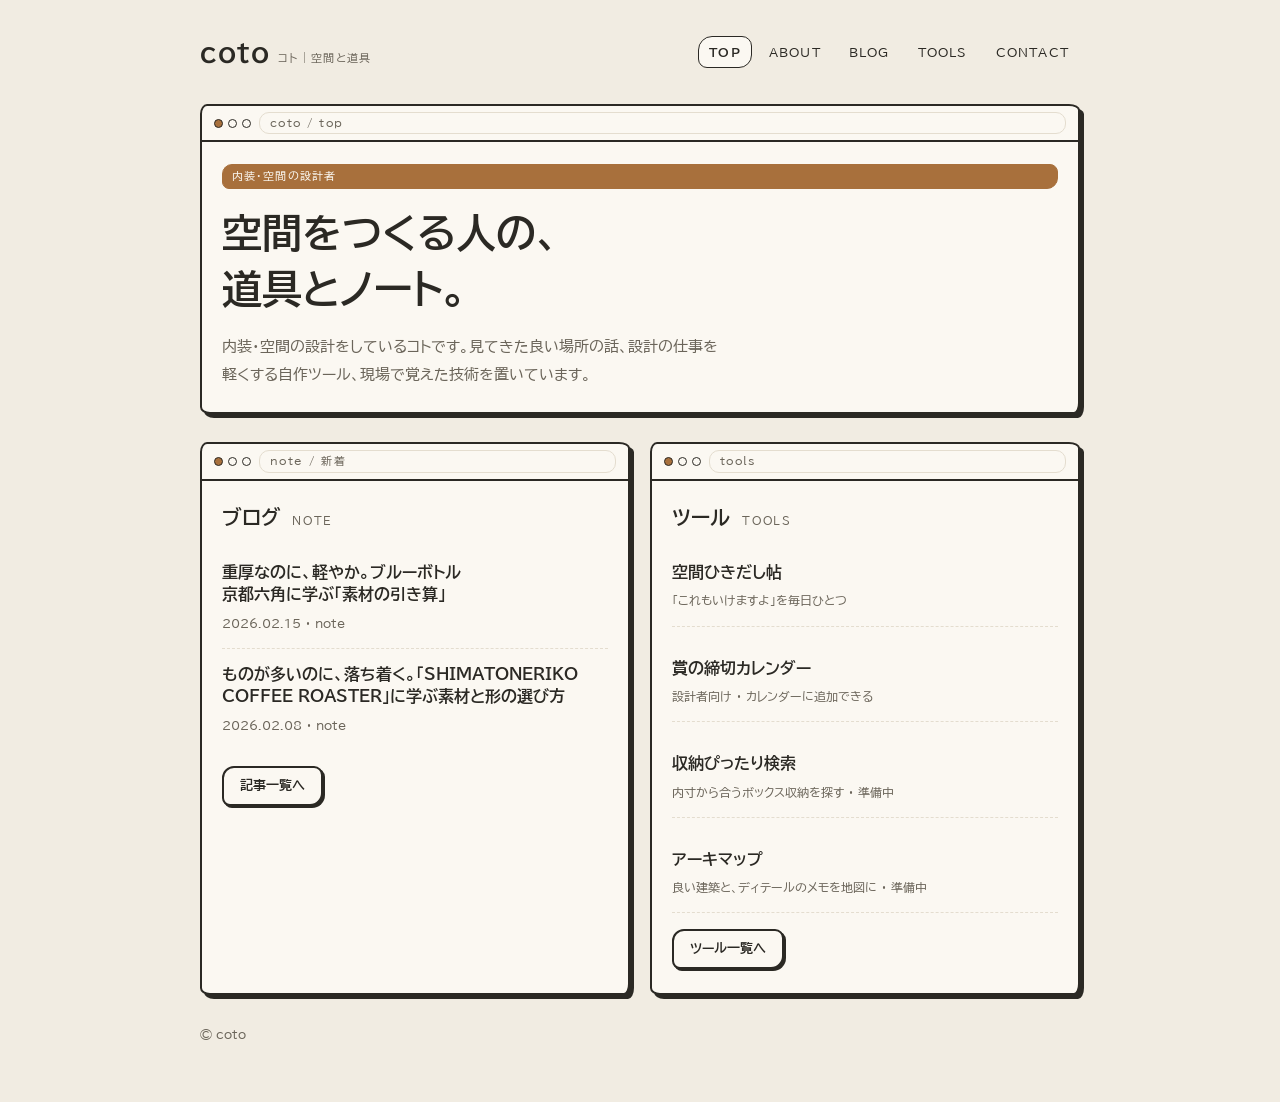
<file: index.html>
<!doctype html>
<html lang="ja">
<head>
<meta charset="utf-8">
<meta name="viewport" content="width=device-width, initial-scale=1, viewport-fit=cover">
<title>coto｜空間と道具</title>
<meta name="description" content="内装・空間設計者コトの、ブログと設計者向けツール。">
<meta property="og:title" content="coto｜空間と道具">
<meta property="og:description" content="内装・空間設計者コトの、ブログと設計者向けツール。">
<meta property="og:type" content="website">
<link rel="preconnect" href="https://fonts.googleapis.com">
<link rel="stylesheet" href="https://fonts.googleapis.com/css2?family=BIZ+UDPGothic:wght@400;700&display=swap">
<link rel="stylesheet" href="assets/style.css">
</head>
<body>
<div class="wrap">
  <header class="head">
    <a class="logo" href="index.html">coto<small>コト｜空間と道具</small></a>
    <nav>
      <a href="index.html" aria-current="page">TOP</a>
      <a href="about.html">ABOUT</a>
      <a href="blog.html">BLOG</a>
      <a href="tools.html">TOOLS</a>
      <a href="contact.html">CONTACT</a>
    </nav>
  </header>
<main class="page">
  <section class="win hero">
    <div class="bar"><span class="dots"><i></i><i></i><i></i></span><span class="url">coto / top</span></div>
    <div class="body">
      <span class="tag oak">内装・空間の設計者</span>
      <h1>空間をつくる人の、<br>道具とノート。</h1>
      <p class="lead">内装・空間の設計をしているコトです。見てきた良い場所の話、設計の仕事を軽くする自作ツール、現場で覚えた技術を置いています。</p>
    </div>
  </section>
  <div class="grid">
  <section class="win ">
    <div class="bar"><span class="dots"><i></i><i></i><i></i></span><span class="url">note / 新着</span></div>
    <div class="body">
      <div class="sec-title"><h2>ブログ</h2><span>NOTE</span></div>
      <div class="posts" data-limit="3"></div>
      <a class="btn" href="blog.html">記事一覧へ</a>
    </div>
  </section>
  <section class="win ">
    <div class="bar"><span class="dots"><i></i><i></i><i></i></span><span class="url">tools</span></div>
    <div class="body">
      <div class="sec-title"><h2>ツール</h2><span>TOOLS</span></div>
      <a class="post" href="hikidashi.html"><h3>空間ひきだし帖</h3><span class="meta">「これもいけますよ」を毎日ひとつ</span></a>
      <a class="post" href="awards.html"><h3>賞の締切カレンダー</h3><span class="meta">設計者向け ・ カレンダーに追加できる</span></a>
      <div class="post"><h3>収納ぴったり検索</h3><span class="meta">内寸から合うボックス収納を探す ・ 準備中</span></div>
      <div class="post"><h3>アーキマップ</h3><span class="meta">良い建築と、ディテールのメモを地図に ・ 準備中</span></div>
      <a class="btn" href="tools.html">ツール一覧へ</a>
    </div>
  </section>
  </div>
</main>
  <footer><span>© coto</span></footer>
</div>
<script src="assets/main.js"></script>
</body>
</html>
</file>
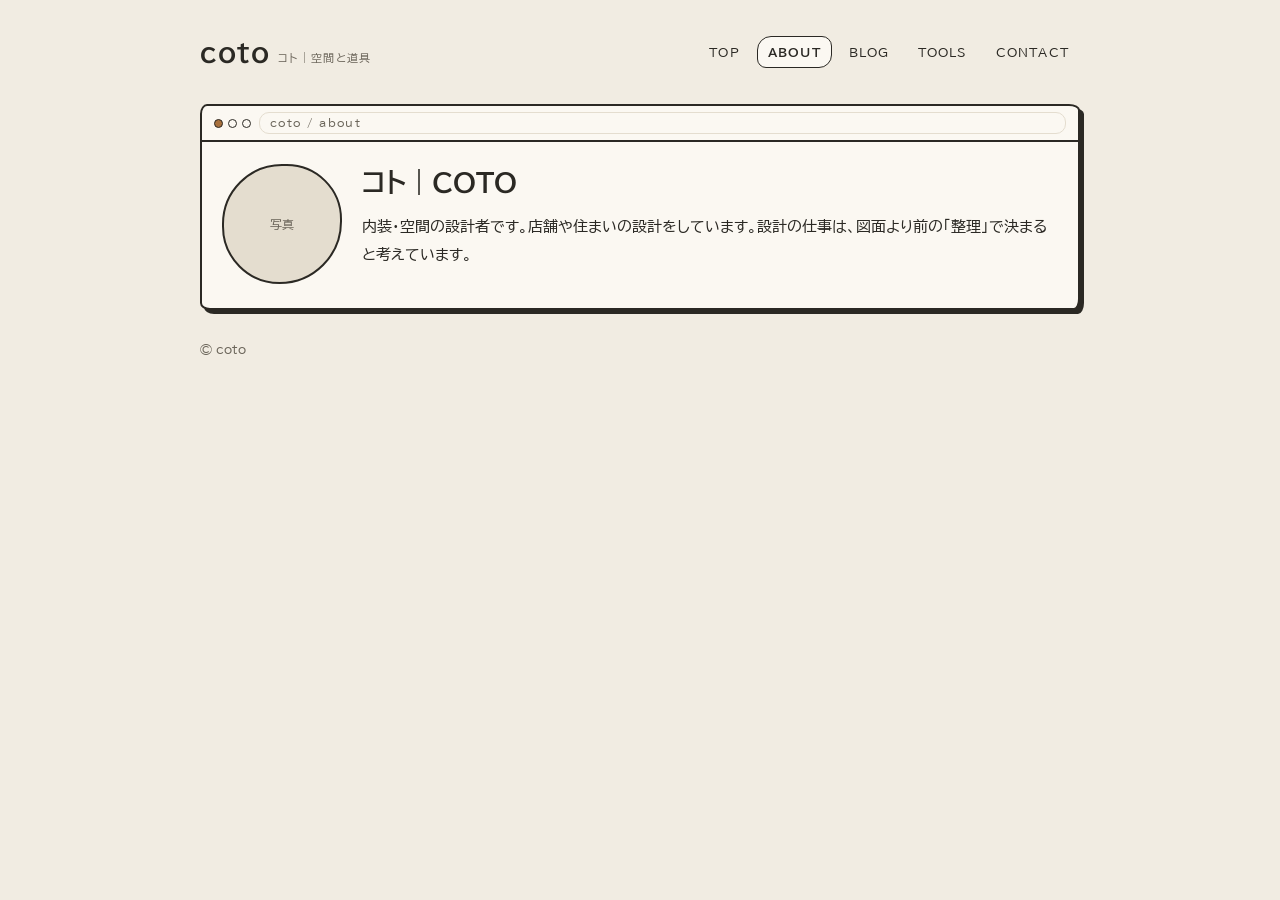
<file: about.html>
<!doctype html>
<html lang="ja">
<head>
<meta charset="utf-8">
<meta name="viewport" content="width=device-width, initial-scale=1, viewport-fit=cover">
<title>ABOUT｜coto</title>
<meta name="description" content="内装・空間設計者コトの、ブログと設計者向けツール。">
<meta property="og:title" content="ABOUT｜coto">
<meta property="og:description" content="内装・空間設計者コトの、ブログと設計者向けツール。">
<meta property="og:type" content="website">
<link rel="preconnect" href="https://fonts.googleapis.com">
<link rel="stylesheet" href="https://fonts.googleapis.com/css2?family=BIZ+UDPGothic:wght@400;700&display=swap">
<link rel="stylesheet" href="assets/style.css">
</head>
<body>
<div class="wrap">
  <header class="head">
    <a class="logo" href="index.html">coto<small>コト｜空間と道具</small></a>
    <nav>
      <a href="index.html">TOP</a>
      <a href="about.html" aria-current="page">ABOUT</a>
      <a href="blog.html">BLOG</a>
      <a href="tools.html">TOOLS</a>
      <a href="contact.html">CONTACT</a>
    </nav>
  </header>
<main class="page">
  <section class="win ">
    <div class="bar"><span class="dots"><i></i><i></i><i></i></span><span class="url">coto / about</span></div>
    <div class="body">
      <div class="profile">
        <div class="avatar">写真</div>
        <div style="display:flex;flex-direction:column;gap:12px;min-width:0">
          <h1 style="font-size:26px">コト｜COTO</h1>
          <p>内装・空間の設計者です。店舗や住まいの設計をしています。設計の仕事は、図面より前の「整理」で決まると考えています。</p>
        </div>
      </div>
    </div>
  </section>
</main>
  <footer><span>© coto</span></footer>
</div>
<script src="assets/main.js"></script>
</body>
</html>
</file>
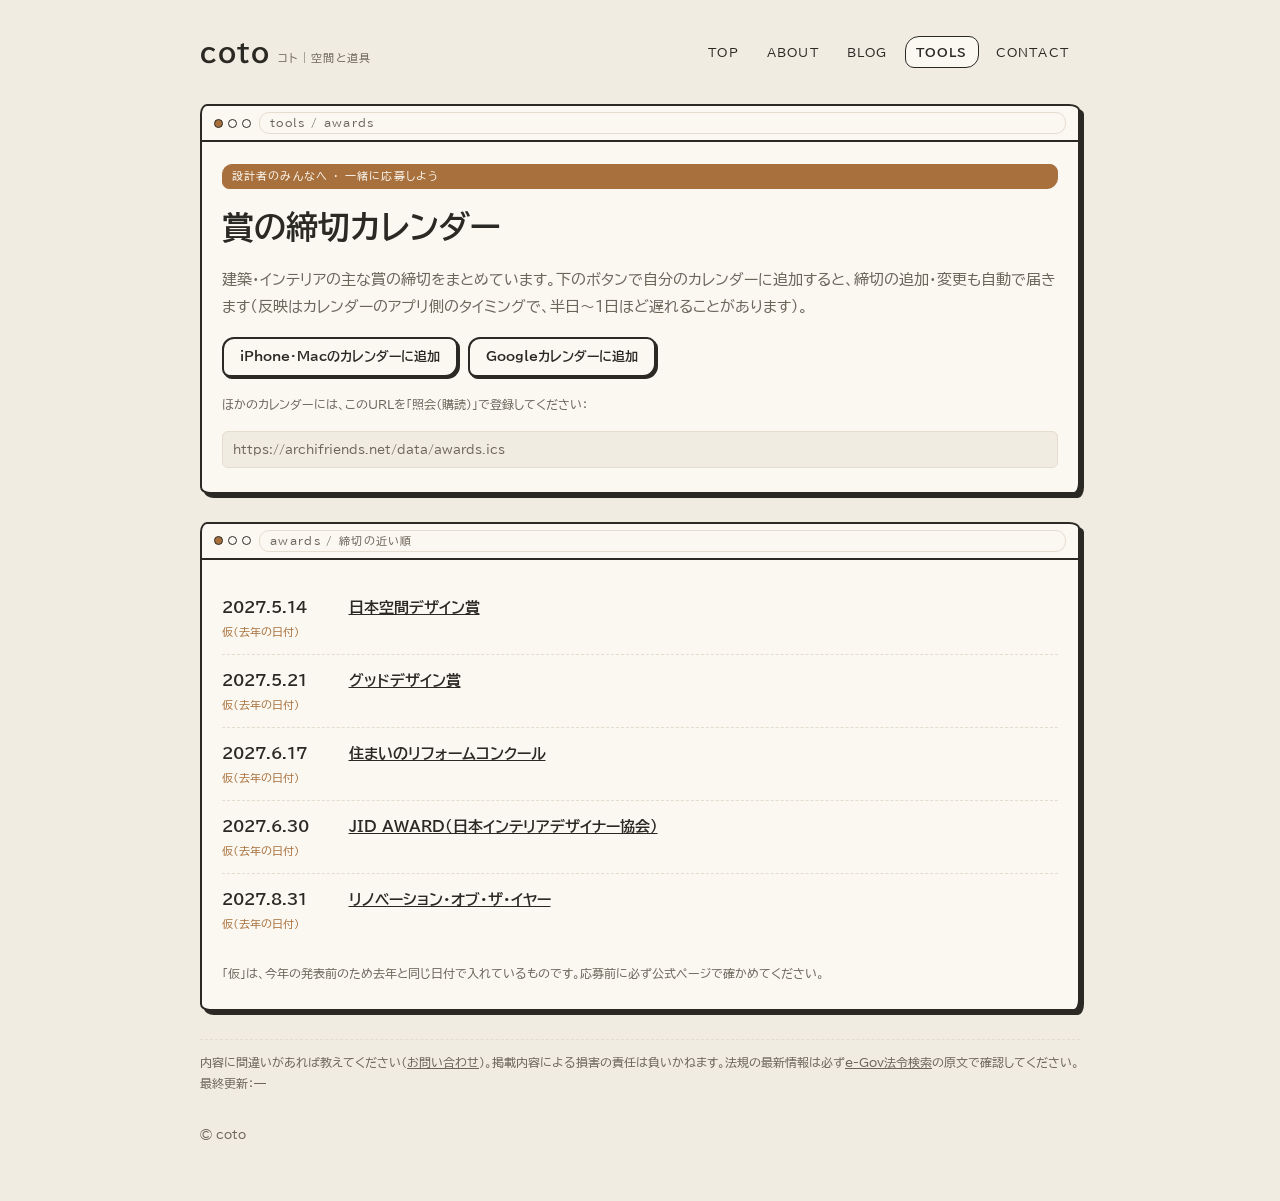
<file: awards.html>
<!doctype html>
<html lang="ja">
<head>
<meta charset="utf-8">
<meta name="viewport" content="width=device-width, initial-scale=1, viewport-fit=cover">
<title>賞の締切カレンダー｜coto</title>
<meta name="description" content="設計者向けの賞の締切をまとめたカレンダー。自分のカレンダーに追加すると、締切の追加・変更も自動で届きます。">
<meta property="og:title" content="賞の締切カレンダー｜coto">
<meta property="og:description" content="設計者向けの賞の締切をまとめたカレンダー。自分のカレンダーに追加すると、締切の追加・変更も自動で届きます。">
<meta property="og:type" content="website">
<link rel="preconnect" href="https://fonts.googleapis.com">
<link rel="stylesheet" href="https://fonts.googleapis.com/css2?family=BIZ+UDPGothic:wght@400;700&display=swap">
<link rel="stylesheet" href="assets/style.css">
</head>
<body>
<div class="wrap">
  <header class="head">
    <a class="logo" href="index.html">coto<small>コト｜空間と道具</small></a>
    <nav>
      <a href="index.html">TOP</a>
      <a href="about.html">ABOUT</a>
      <a href="blog.html">BLOG</a>
      <a href="tools.html" aria-current="page">TOOLS</a>
      <a href="contact.html">CONTACT</a>
    </nav>
  </header>
<main class="page">
  <section class="win">
    <div class="bar"><span class="dots"><i></i><i></i><i></i></span><span class="url">tools / awards</span></div>
    <div class="body">
      <span class="tag oak">設計者のみんなへ ・ 一緒に応募しよう</span>
      <h1 style="font-size:clamp(24px,5.5vw,32px)">賞の締切カレンダー</h1>
      <p style="color:var(--sub)">建築・インテリアの主な賞の締切をまとめています。下のボタンで自分のカレンダーに追加すると、締切の追加・変更も自動で届きます（反映はカレンダーのアプリ側のタイミングで、半日〜1日ほど遅れることがあります）。</p>
      <div class="hk-sub"><a class="btn" data-ics="apple" href="#">iPhone・Macのカレンダーに追加</a><a class="btn" data-ics="google" href="#" target="_blank" rel="noopener">Googleカレンダーに追加</a></div>
      <p class="meta">ほかのカレンダーには、このURLを「照会（購読）」で登録してください：</p>
      <span class="hk-url">https://archifriends.net/data/awards.ics</span>
    </div>
  </section>
  <section class="win">
    <div class="bar"><span class="dots"><i></i><i></i><i></i></span><span class="url">awards / 締切の近い順</span></div>
    <div class="body">
      <div id="hk-awards"><p class="hk-empty">読み込み中…</p></div>
      <p class="meta">「仮」は、今年の発表前のため去年と同じ日付で入れているものです。応募前に必ず公式ページで確かめてください。</p>
    </div>
  </section>
  <p class="hk-notes"></p>
</main>
  <footer><span>© coto</span></footer>
</div>
<script src="assets/main.js"></script>
<script src="assets/hikidashi.js"></script>
</body>
</html>
</file>
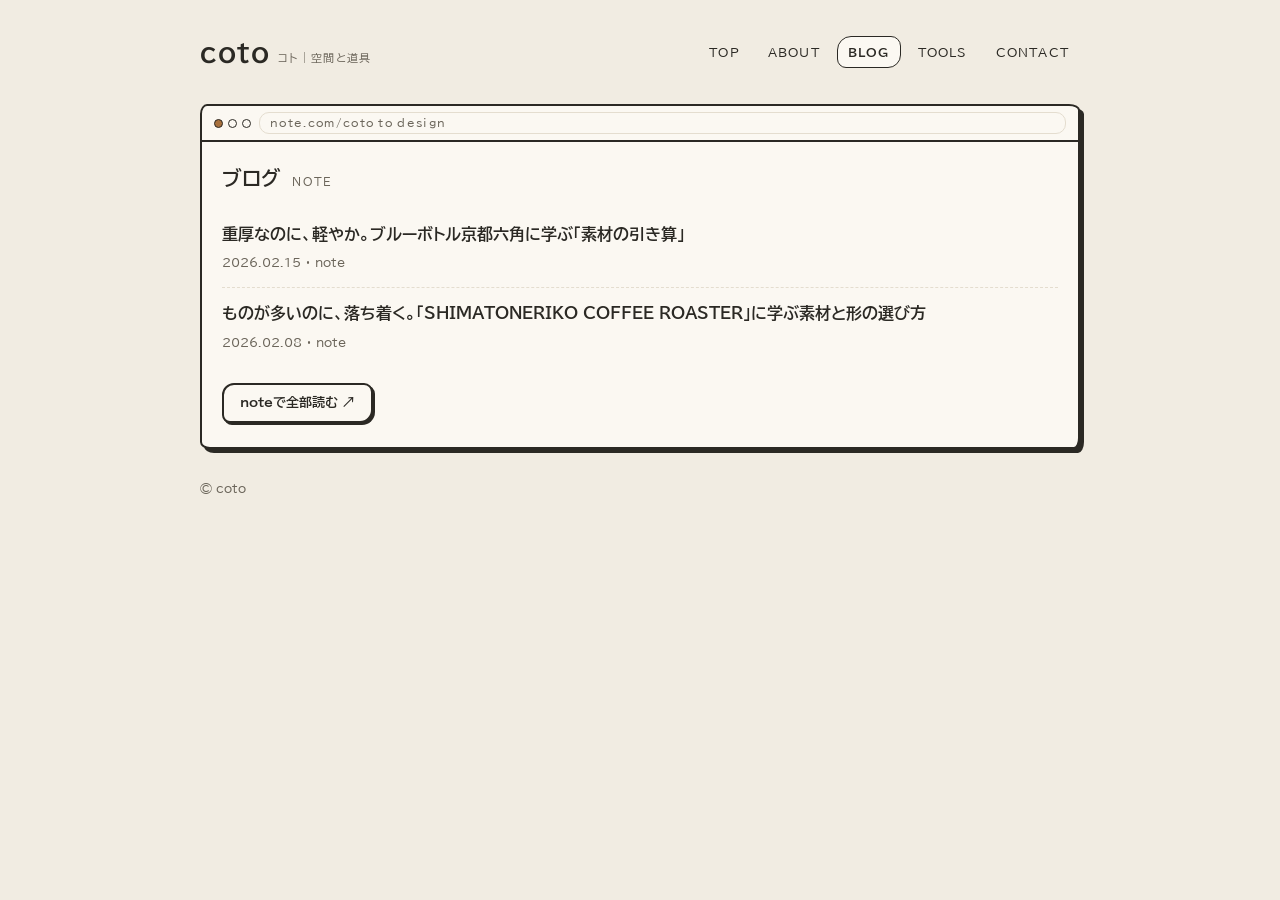
<file: blog.html>
<!doctype html>
<html lang="ja">
<head>
<meta charset="utf-8">
<meta name="viewport" content="width=device-width, initial-scale=1, viewport-fit=cover">
<title>BLOG｜coto</title>
<meta name="description" content="内装・空間設計者コトの、ブログと設計者向けツール。">
<meta property="og:title" content="BLOG｜coto">
<meta property="og:description" content="内装・空間設計者コトの、ブログと設計者向けツール。">
<meta property="og:type" content="website">
<link rel="preconnect" href="https://fonts.googleapis.com">
<link rel="stylesheet" href="https://fonts.googleapis.com/css2?family=BIZ+UDPGothic:wght@400;700&display=swap">
<link rel="stylesheet" href="assets/style.css">
</head>
<body>
<div class="wrap">
  <header class="head">
    <a class="logo" href="index.html">coto<small>コト｜空間と道具</small></a>
    <nav>
      <a href="index.html">TOP</a>
      <a href="about.html">ABOUT</a>
      <a href="blog.html" aria-current="page">BLOG</a>
      <a href="tools.html">TOOLS</a>
      <a href="contact.html">CONTACT</a>
    </nav>
  </header>
<main class="page">
  <section class="win ">
    <div class="bar"><span class="dots"><i></i><i></i><i></i></span><span class="url">note.com/coto_to_design</span></div>
    <div class="body">
      <div class="sec-title"><h2>ブログ</h2><span>NOTE</span></div>
      <div class="posts" data-limit="20"></div>
      <a class="btn" href="https://note.com/coto_to_design" target="_blank" rel="noopener">noteで全部読む ↗</a>
    </div>
  </section>
</main>
  <footer><span>© coto</span></footer>
</div>
<script src="assets/main.js"></script>
</body>
</html>
</file>
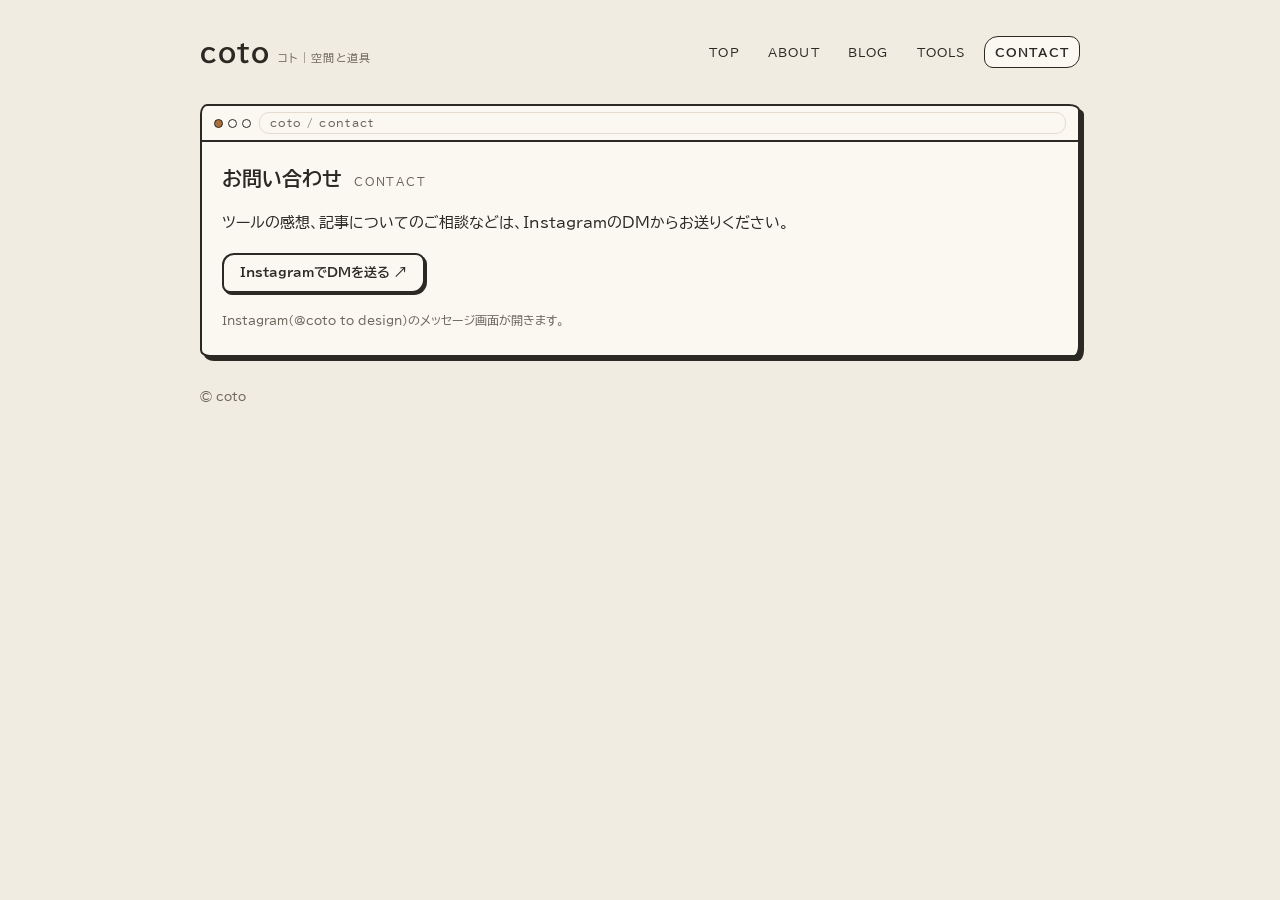
<file: contact.html>
<!doctype html>
<html lang="ja">
<head>
<meta charset="utf-8">
<meta name="viewport" content="width=device-width, initial-scale=1, viewport-fit=cover">
<title>CONTACT｜coto</title>
<meta name="description" content="内装・空間設計者コトの、ブログと設計者向けツール。">
<meta property="og:title" content="CONTACT｜coto">
<meta property="og:description" content="内装・空間設計者コトの、ブログと設計者向けツール。">
<meta property="og:type" content="website">
<link rel="preconnect" href="https://fonts.googleapis.com">
<link rel="stylesheet" href="https://fonts.googleapis.com/css2?family=BIZ+UDPGothic:wght@400;700&display=swap">
<link rel="stylesheet" href="assets/style.css">
</head>
<body>
<div class="wrap">
  <header class="head">
    <a class="logo" href="index.html">coto<small>コト｜空間と道具</small></a>
    <nav>
      <a href="index.html">TOP</a>
      <a href="about.html">ABOUT</a>
      <a href="blog.html">BLOG</a>
      <a href="tools.html">TOOLS</a>
      <a href="contact.html" aria-current="page">CONTACT</a>
    </nav>
  </header>
<main class="page">
  <section class="win ">
    <div class="bar"><span class="dots"><i></i><i></i><i></i></span><span class="url">coto / contact</span></div>
    <div class="body">
      <div class="sec-title"><h2>お問い合わせ</h2><span>CONTACT</span></div>
      <p>ツールの感想、記事についてのご相談などは、InstagramのDMからお送りください。</p>
      <a class="btn" href="https://ig.me/m/coto_to_design" target="_blank" rel="noopener">InstagramでDMを送る ↗</a>
      <p class="meta">Instagram（@coto_to_design）のメッセージ画面が開きます。</p>
    </div>
  </section>
</main>
  <footer><span>© coto</span></footer>
</div>
<script src="assets/main.js"></script>
</body>
</html>
</file>
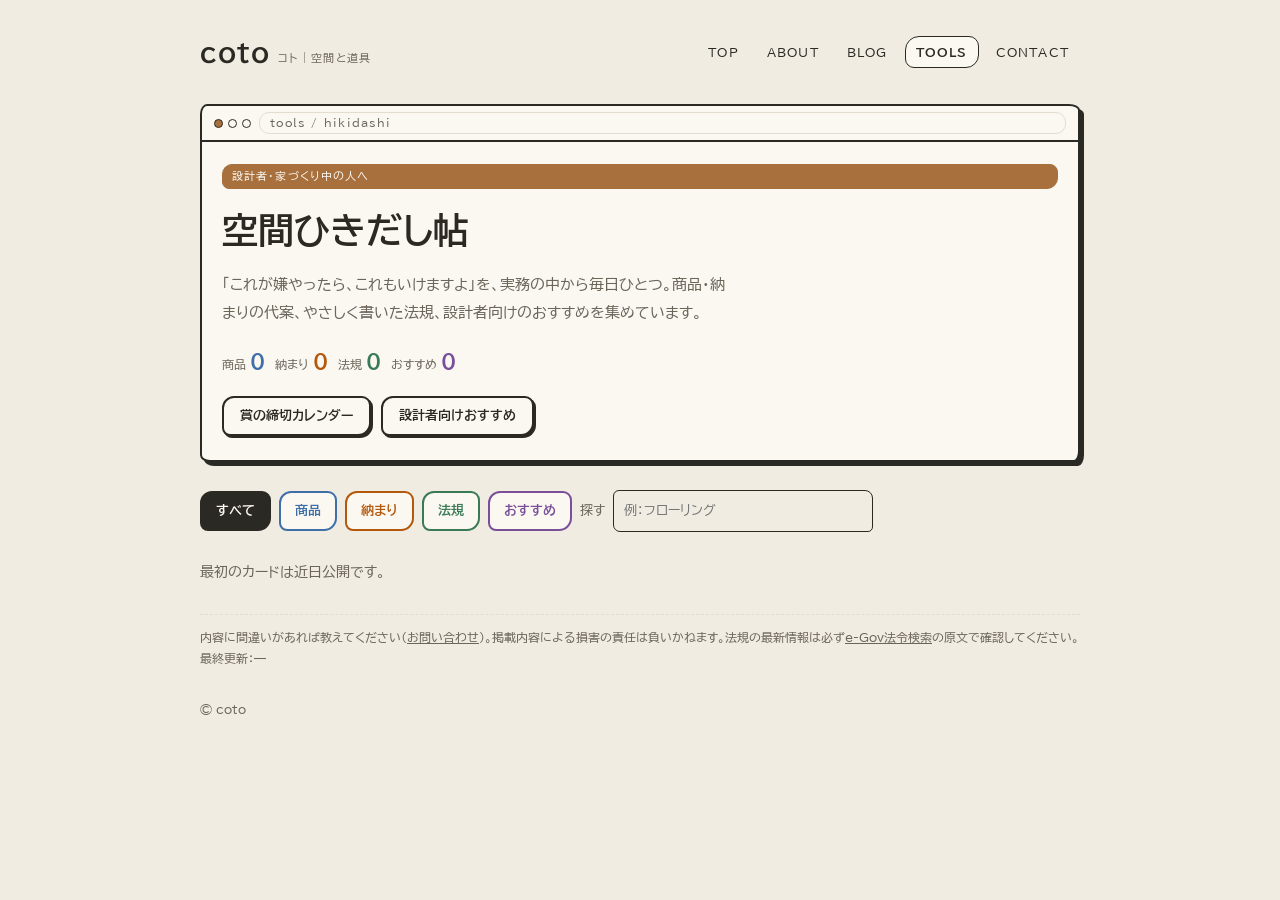
<file: hikidashi.html>
<!doctype html>
<html lang="ja">
<head>
<meta charset="utf-8">
<meta name="viewport" content="width=device-width, initial-scale=1, viewport-fit=cover">
<title>空間ひきだし帖｜coto</title>
<meta name="description" content="「これが嫌やったら、これもいけますよ」を実務の中から毎日ひとつ。商品・納まりの代案、やさしい法規、設計者向けのおすすめ。">
<meta property="og:title" content="空間ひきだし帖｜coto">
<meta property="og:description" content="「これが嫌やったら、これもいけますよ」を実務の中から毎日ひとつ。商品・納まりの代案、やさしい法規、設計者向けのおすすめ。">
<meta property="og:type" content="website">
<link rel="preconnect" href="https://fonts.googleapis.com">
<link rel="stylesheet" href="https://fonts.googleapis.com/css2?family=BIZ+UDPGothic:wght@400;700&display=swap">
<link rel="stylesheet" href="assets/style.css">
</head>
<body>
<div class="wrap">
  <header class="head">
    <a class="logo" href="index.html">coto<small>コト｜空間と道具</small></a>
    <nav>
      <a href="index.html">TOP</a>
      <a href="about.html">ABOUT</a>
      <a href="blog.html">BLOG</a>
      <a href="tools.html" aria-current="page">TOOLS</a>
      <a href="contact.html">CONTACT</a>
    </nav>
  </header>
<main class="page">
  <section class="win">
    <div class="bar"><span class="dots"><i></i><i></i><i></i></span><span class="url">tools / hikidashi</span></div>
    <div class="body">
      <span class="tag oak">設計者・家づくり中の人へ</span>
      <h1 style="font-size:clamp(26px,6vw,36px)">空間ひきだし帖</h1>
      <p class="lead" style="color:var(--sub);max-width:34em">「これが嫌やったら、これもいけますよ」を、実務の中から毎日ひとつ。商品・納まりの代案、やさしく書いた法規、設計者向けのおすすめを集めています。</p>
      <div class="hk-count" id="hk-count"></div>
      <div class="hk-sub"><a class="btn" href="awards.html">賞の締切カレンダー</a><a class="btn" href="recommend.html">設計者向けおすすめ</a></div>
    </div>
  </section>
  <div class="hk-tools" id="hk-filter"></div>
  <div class="hk-grid" id="hk-cards"><p class="hk-empty">読み込み中…</p></div>
  <p class="hk-notes"></p>
</main>
  <footer><span>© coto</span></footer>
</div>
<script src="assets/main.js"></script>
<script src="assets/hikidashi.js"></script>
</body>
</html>
</file>
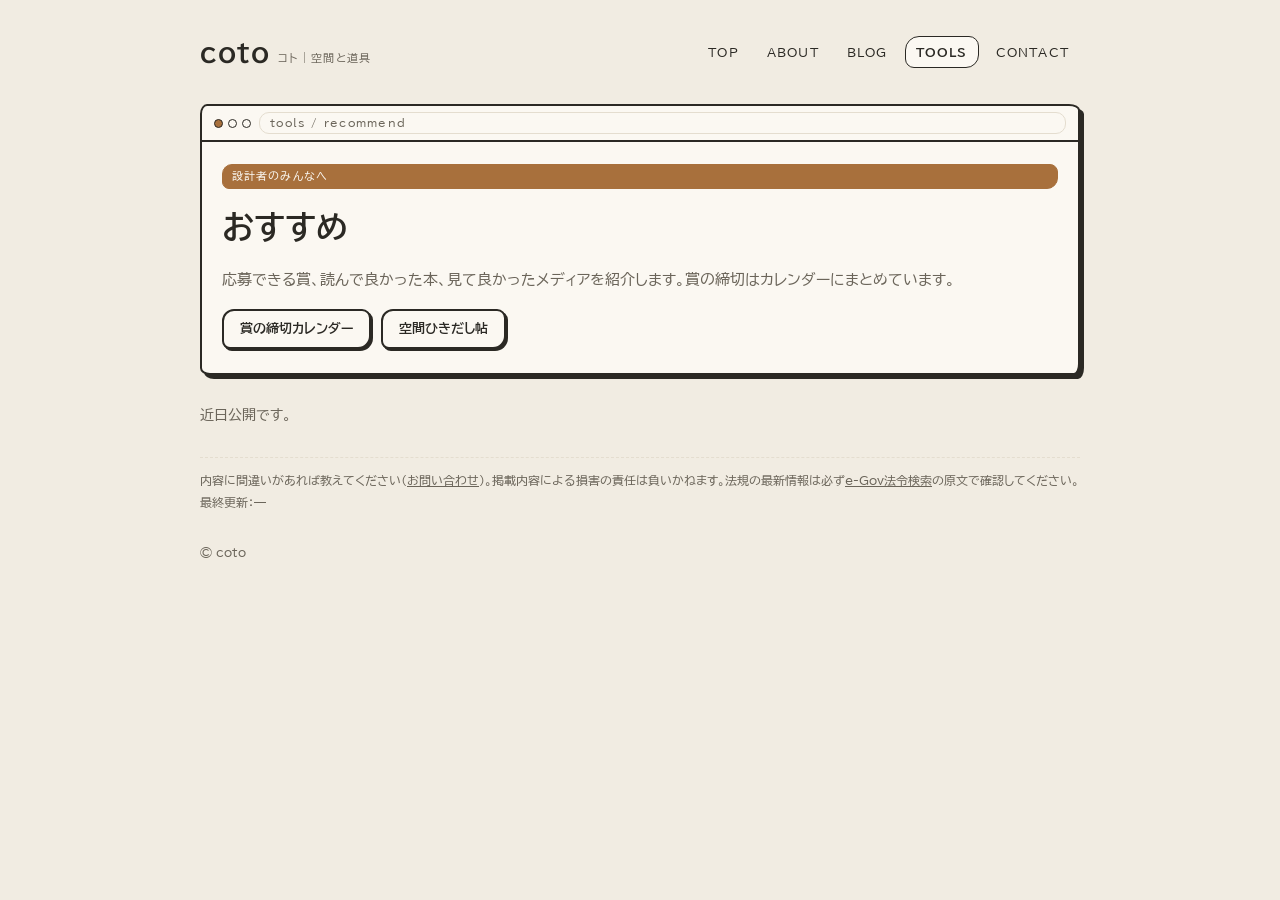
<file: recommend.html>
<!doctype html>
<html lang="ja">
<head>
<meta charset="utf-8">
<meta name="viewport" content="width=device-width, initial-scale=1, viewport-fit=cover">
<title>設計者向けおすすめ｜coto</title>
<meta name="description" content="設計者に向けて、応募できる賞・良かった本・良かったメディアを紹介します。">
<meta property="og:title" content="設計者向けおすすめ｜coto">
<meta property="og:description" content="設計者に向けて、応募できる賞・良かった本・良かったメディアを紹介します。">
<meta property="og:type" content="website">
<link rel="preconnect" href="https://fonts.googleapis.com">
<link rel="stylesheet" href="https://fonts.googleapis.com/css2?family=BIZ+UDPGothic:wght@400;700&display=swap">
<link rel="stylesheet" href="assets/style.css">
</head>
<body>
<div class="wrap">
  <header class="head">
    <a class="logo" href="index.html">coto<small>コト｜空間と道具</small></a>
    <nav>
      <a href="index.html">TOP</a>
      <a href="about.html">ABOUT</a>
      <a href="blog.html">BLOG</a>
      <a href="tools.html" aria-current="page">TOOLS</a>
      <a href="contact.html">CONTACT</a>
    </nav>
  </header>
<main class="page">
  <section class="win">
    <div class="bar"><span class="dots"><i></i><i></i><i></i></span><span class="url">tools / recommend</span></div>
    <div class="body">
      <span class="tag oak">設計者のみんなへ</span>
      <h1 style="font-size:clamp(24px,5.5vw,32px)">おすすめ</h1>
      <p style="color:var(--sub)">応募できる賞、読んで良かった本、見て良かったメディアを紹介します。賞の締切はカレンダーにまとめています。</p>
      <div class="hk-sub"><a class="btn" href="awards.html">賞の締切カレンダー</a><a class="btn" href="hikidashi.html">空間ひきだし帖</a></div>
    </div>
  </section>
  <div class="hk-grid" id="hk-recs"><p class="hk-empty">読み込み中…</p></div>
  <p class="hk-notes"></p>
</main>
  <footer><span>© coto</span></footer>
</div>
<script src="assets/main.js"></script>
<script src="assets/hikidashi.js"></script>
</body>
</html>
</file>
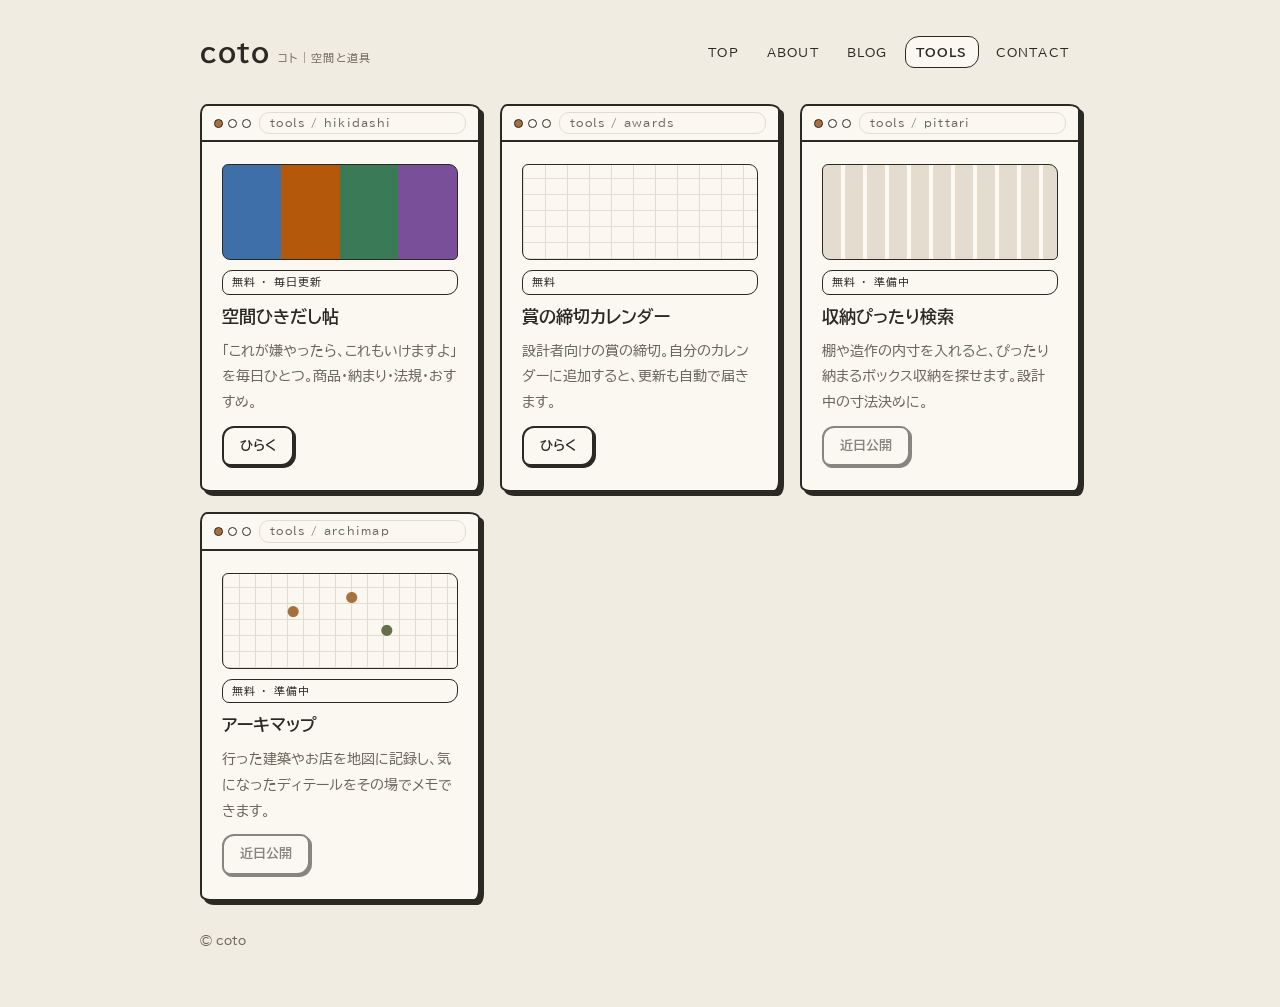
<file: tools.html>
<!doctype html>
<html lang="ja">
<head>
<meta charset="utf-8">
<meta name="viewport" content="width=device-width, initial-scale=1, viewport-fit=cover">
<title>TOOLS｜coto</title>
<meta name="description" content="内装・空間設計者コトの、ブログと設計者向けツール。">
<meta property="og:title" content="TOOLS｜coto">
<meta property="og:description" content="内装・空間設計者コトの、ブログと設計者向けツール。">
<meta property="og:type" content="website">
<link rel="preconnect" href="https://fonts.googleapis.com">
<link rel="stylesheet" href="https://fonts.googleapis.com/css2?family=BIZ+UDPGothic:wght@400;700&display=swap">
<link rel="stylesheet" href="assets/style.css">
</head>
<body>
<div class="wrap">
  <header class="head">
    <a class="logo" href="index.html">coto<small>コト｜空間と道具</small></a>
    <nav>
      <a href="index.html">TOP</a>
      <a href="about.html">ABOUT</a>
      <a href="blog.html">BLOG</a>
      <a href="tools.html" aria-current="page">TOOLS</a>
      <a href="contact.html">CONTACT</a>
    </nav>
  </header>
<main class="page">
  <div class="grid">
  <section class="win tool-win">
    <div class="bar"><span class="dots"><i></i><i></i><i></i></span><span class="url">tools / hikidashi</span></div>
    <div class="body">
      <div class="swatch" style="background:linear-gradient(90deg,var(--k-item) 0 25%,var(--k-detail) 25% 50%,var(--k-law) 50% 75%,var(--k-rec) 75%)"></div>
      <span class="tag">無料 ・ 毎日更新</span>
      <h3>空間ひきだし帖</h3>
      <p>「これが嫌やったら、これもいけますよ」を毎日ひとつ。商品・納まり・法規・おすすめ。</p>
      <a class="btn" href="hikidashi.html">ひらく</a>
    </div>
  </section>
  <section class="win tool-win">
    <div class="bar"><span class="dots"><i></i><i></i><i></i></span><span class="url">tools / awards</span></div>
    <div class="body">
      <div class="swatch" style="background:repeating-linear-gradient(0deg,var(--mute) 0 1px,transparent 1px 16px),repeating-linear-gradient(90deg,var(--mute) 0 1px,transparent 1px 22px)"></div>
      <span class="tag">無料</span>
      <h3>賞の締切カレンダー</h3>
      <p>設計者向けの賞の締切。自分のカレンダーに追加すると、更新も自動で届きます。</p>
      <a class="btn" href="awards.html">ひらく</a>
    </div>
  </section>
  <section class="win tool-win">
    <div class="bar"><span class="dots"><i></i><i></i><i></i></span><span class="url">tools / pittari</span></div>
    <div class="body">
      <div class="swatch"></div>
      <span class="tag">無料 ・ 準備中</span>
      <h3>収納ぴったり検索</h3>
      <p>棚や造作の内寸を入れると、ぴったり納まるボックス収納を探せます。設計中の寸法決めに。</p>
      <button class="btn" disabled>近日公開</button>
    </div>
  </section>
  <section class="win tool-win">
    <div class="bar"><span class="dots"><i></i><i></i><i></i></span><span class="url">tools / archimap</span></div>
    <div class="body">
      <div class="swatch map"></div>
      <span class="tag">無料 ・ 準備中</span>
      <h3>アーキマップ</h3>
      <p>行った建築やお店を地図に記録し、気になったディテールをその場でメモできます。</p>
      <button class="btn" disabled>近日公開</button>
    </div>
  </section>
  </div>
</main>
  <footer><span>© coto</span></footer>
</div>
<script src="assets/main.js"></script>
</body>
</html>
</file>
<file: assets/style.css>
/* Layout: 手描きの「窓」を積み重ねる作り。1カラム中心、窓の中だけ2列 */
:root{
  --paper:#f1ece2; --win:#fbf8f2; --ink:#2b2924; --sub:#6b655a;
  --oak:#a8703c; --olive:#66704a; --line:#2b2924; --mute:#e4ddcf;
  --font:'BIZ UDPGothic','Hiragino Sans','Yu Gothic',sans-serif;
}
@media (prefers-color-scheme:dark){:root:not([data-theme="light"]){
  --paper:#1e1c19; --win:#28251f; --ink:#ece5d8; --sub:#a9a193;
  --oak:#d39a62; --olive:#a3ae80; --line:#ece5d8; --mute:#38342c; color-scheme:dark}}
:root[data-theme="dark"]{
  --paper:#1e1c19; --win:#28251f; --ink:#ece5d8; --sub:#a9a193;
  --oak:#d39a62; --olive:#a3ae80; --line:#ece5d8; --mute:#38342c; color-scheme:dark}

*{box-sizing:border-box}
body{background:var(--paper);color:var(--ink);font-family:var(--font);font-weight:400;
  font-size:15px;line-height:1.85;
  padding-left:max(16px,env(safe-area-inset-left,0px));padding-right:max(16px,env(safe-area-inset-right,0px));padding-block:20px 48px}
a{color:inherit}
.wrap{max-width:880px;margin:0 auto;display:flex;flex-direction:column;gap:28px}
h1,h2,h3{font-weight:700;margin:0;text-wrap:balance;line-height:1.4}
p{margin:0}

/* preview notice */
.notice{display:none;border:1.5px dashed var(--oak);color:var(--oak);font-size:12px;padding:8px 12px;border-radius:6px;line-height:1.6}

/* header */
.head{display:flex;flex-wrap:wrap;align-items:center;justify-content:space-between;gap:12px}
.logo{font-size:26px;font-weight:700;letter-spacing:.04em;text-decoration:none}
.logo small{font-size:11px;font-weight:400;color:var(--sub);margin-left:8px;letter-spacing:.12em}
nav{display:flex;flex-wrap:wrap;gap:6px}
nav a{font-size:12px;letter-spacing:.1em;text-decoration:none;padding:4px 10px;border:1.5px solid transparent;border-radius:14px 10px 13px 9px}
nav a[aria-current="page"]{border-color:var(--line);background:var(--win);font-weight:700}
nav a:hover{border-color:var(--line)}
nav a:focus-visible,.btn:focus-visible{outline:2px solid var(--oak);outline-offset:2px}
nav a.later{color:var(--sub)}
nav a.later::after{content:" ·4月";font-size:10px}

/* window */
.win{background:var(--win);border:2px solid var(--line);
  border-radius:7px 11px 6px 10px / 10px 6px 11px 7px;box-shadow:4px 4px 0 var(--line);min-width:0}
.bar{display:flex;align-items:center;gap:8px;border-bottom:2px solid var(--line);padding:6px 12px;font-size:11px;letter-spacing:.12em;color:var(--sub)}
.dots{display:flex;gap:5px}.dots i{width:9px;height:9px;border:1.5px solid var(--line);border-radius:50%}
.dots i:first-child{background:var(--oak)}
.bar .url{flex:1;min-width:0;border:1.5px solid var(--mute);border-radius:10px;padding:0 10px;overflow:hidden;white-space:nowrap;text-overflow:ellipsis}
.body{padding:22px 20px 24px;display:flex;flex-direction:column;gap:16px}

.hero h1{font-size:clamp(26px,6vw,40px)}
.hero .lead{color:var(--sub);max-width:34em}
.tag{display:inline-block;font-size:11px;letter-spacing:.1em;border:1.5px solid var(--line);border-radius:10px 8px 11px 7px;padding:1px 9px}
.tag.oak{background:var(--oak);color:var(--win);border-color:var(--oak)}
.tag.later{border-style:dashed;color:var(--oak);border-color:var(--oak)}

.grid{display:grid;grid-template-columns:repeat(auto-fit,minmax(240px,1fr));gap:20px}
.sec-title{display:flex;align-items:baseline;gap:12px;flex-wrap:wrap}
.sec-title h2{font-size:20px}
.sec-title span{font-size:11px;letter-spacing:.16em;color:var(--sub)}

.post{display:flex;flex-direction:column;gap:6px;text-decoration:none;padding:14px 0;border-bottom:1.5px dashed var(--mute)}
.post:last-child{border-bottom:0}
.post h3{font-size:16px}
.post:hover h3{text-decoration:underline;text-underline-offset:4px}
.meta{font-size:12px;color:var(--sub)}

.tool,.tool-win .body{display:flex;flex-direction:column;gap:10px}
.tool h3,.tool-win h3{font-size:17px}
.tool p,.tool-win .body p{font-size:14px;color:var(--sub)}
.swatch{height:96px;border:1.5px solid var(--line);border-radius:6px 9px 5px 8px;
  background:repeating-linear-gradient(90deg,var(--mute) 0 18px,transparent 18px 22px)}
.swatch.map{background:radial-gradient(circle at 30% 40%,var(--oak) 0 5px,transparent 6px),radial-gradient(circle at 70% 60%,var(--olive) 0 5px,transparent 6px),radial-gradient(circle at 55% 25%,var(--oak) 0 5px,transparent 6px),repeating-linear-gradient(0deg,var(--mute) 0 1px,transparent 1px 16px),repeating-linear-gradient(90deg,var(--mute) 0 1px,transparent 1px 16px)}
.swatch .dim{display:block}

.btn{display:inline-flex;align-items:center;gap:6px;font:inherit;font-size:13px;font-weight:700;text-decoration:none;
  border:2px solid var(--line);border-radius:12px 9px 13px 8px;padding:6px 16px;background:var(--win);color:var(--ink);cursor:pointer;box-shadow:2px 2px 0 var(--line);align-self:flex-start}
.btn:hover{transform:translate(1px,1px);box-shadow:1px 1px 0 var(--line)}
.btn[disabled]{opacity:.55;cursor:not-allowed}

/* about */
.profile{display:grid;grid-template-columns:120px 1fr;gap:20px;align-items:start}
@media (max-width:520px){.profile{grid-template-columns:1fr}}
.avatar{width:120px;max-width:100%;aspect-ratio:1;border:2px solid var(--line);border-radius:50% 46% 52% 48%;background:var(--mute);display:grid;place-items:center;font-size:12px;color:var(--sub)}
dl{display:grid;grid-template-columns:max-content 1fr;gap:6px 18px;margin:0;font-size:14px}
dt{color:var(--sub);font-variant-numeric:tabular-nums}
dd{margin:0}
.hidden-later{border:1.5px dashed var(--oak);border-radius:6px;padding:12px 14px;display:flex;flex-direction:column;gap:6px}

/* form */
form{display:flex;flex-direction:column;gap:12px;max-width:520px}
label{font-size:13px;font-weight:700;display:flex;flex-direction:column;gap:4px}
input,textarea,select{font:inherit;font-weight:400;color:var(--ink);background:var(--paper);border:1.5px solid var(--line);border-radius:6px 8px 5px 7px;padding:8px 10px;width:100%}
textarea{min-height:120px;resize:vertical}

footer{font-size:12px;color:var(--sub);display:flex;flex-wrap:wrap;gap:8px 18px;justify-content:space-between}

.page{display:flex;flex-direction:column;gap:28px}
@media (prefers-reduced-motion:no-preference){.page{animation:in .35s ease-out}}
@keyframes in{from{transform:translateY(6px)}to{transform:none}}

/* 空間ひきだし帖（hikidashi.html・awards.html・recommend.html） */
:root{--k-item:#3E6FA8;--k-detail:#B4580C;--k-law:#3B7A57;--k-rec:#7A4F9A}
@media (prefers-color-scheme:dark){:root:not([data-theme="light"]){--k-item:#8DB0DE;--k-detail:#E79A5E;--k-law:#86C3A0;--k-rec:#C29BDD}}
:root[data-theme="dark"]{--k-item:#8DB0DE;--k-detail:#E79A5E;--k-law:#86C3A0;--k-rec:#C29BDD}
.k-item{--k:var(--k-item)}.k-detail{--k:var(--k-detail)}.k-law{--k:var(--k-law)}.k-rec{--k:var(--k-rec)}
.hk-tools{display:flex;flex-wrap:wrap;gap:8px;align-items:center}
.hk-tools button{font:inherit;font-size:13px;font-weight:700;border:2px solid var(--k,var(--line));color:var(--k,var(--ink));background:var(--win);border-radius:12px 9px 13px 8px;padding:5px 14px;cursor:pointer;min-height:40px}
.hk-tools button[aria-pressed="true"]{background:var(--k,var(--ink));color:var(--win)}
.hk-tools label{flex:1 1 200px;flex-direction:row;align-items:center;gap:8px;font-weight:400;color:var(--sub);white-space:nowrap}
.hk-tools input{min-width:0}
.hk-tools input{max-width:260px}
.hk-count{display:flex;gap:10px;flex-wrap:wrap}
.hk-count span{font-size:12px;color:var(--sub)}
.hk-count b{font-size:20px;color:var(--k);margin-left:4px}
.hk-grid{display:grid;grid-template-columns:repeat(auto-fill,minmax(250px,1fr));gap:20px}
.hk-card{background:var(--win);border:2px solid var(--line);border-top:7px solid var(--k);border-radius:7px 11px 6px 10px / 10px 6px 11px 7px;box-shadow:4px 4px 0 var(--line);padding:16px;display:flex;flex-direction:column;gap:8px;min-width:0}
.hk-card .top{display:flex;justify-content:space-between;align-items:center;font-size:12px}
.hk-card .kind{font-weight:700;color:var(--k)}
.hk-card .no{color:var(--sub);font-variant-numeric:tabular-nums}
.hk-card img{width:100%;max-width:100%;aspect-ratio:4/3;object-fit:contain;background:#fff;border:1.5px solid var(--mute);border-radius:6px}
.hk-card img.il{object-fit:cover;object-position:center;aspect-ratio:16/10}
.hk-card .q{font-size:13px;color:var(--sub)}
.hk-card .a{font-size:17px;font-weight:700;line-height:1.5;color:var(--k);overflow-wrap:anywhere}
.hk-card .b{font-size:14px;overflow-wrap:anywhere}
.hk-card .foot{margin-top:auto;font-size:12px;color:var(--sub);display:flex;flex-direction:column;gap:2px}
.hk-card .foot a{color:var(--k);font-weight:700}
.hk-empty{color:var(--sub);font-size:14px}
.hk-notes{font-size:12px;color:var(--sub);line-height:1.8;border-top:1.5px dashed var(--mute);padding-top:12px}
.hk-award{display:grid;grid-template-columns:7.5em 1fr;gap:4px 14px;padding:12px 0;border-bottom:1.5px dashed var(--mute)}
.hk-award:last-child{border-bottom:0}
.hk-award .d{font-weight:700;font-variant-numeric:tabular-nums}
.hk-award .d small{display:block;font-weight:400;color:var(--oak);font-size:11px}
.hk-award .n{min-width:0;overflow-wrap:anywhere}
.hk-award .n a{font-weight:700}
.hk-award .m{font-size:12px;color:var(--sub)}
.hk-sub{display:flex;flex-wrap:wrap;gap:10px}
.hk-url{font-size:12px;color:var(--sub);word-break:break-all;user-select:all;background:var(--paper);border:1.5px solid var(--mute);border-radius:6px;padding:6px 10px}
</file>
